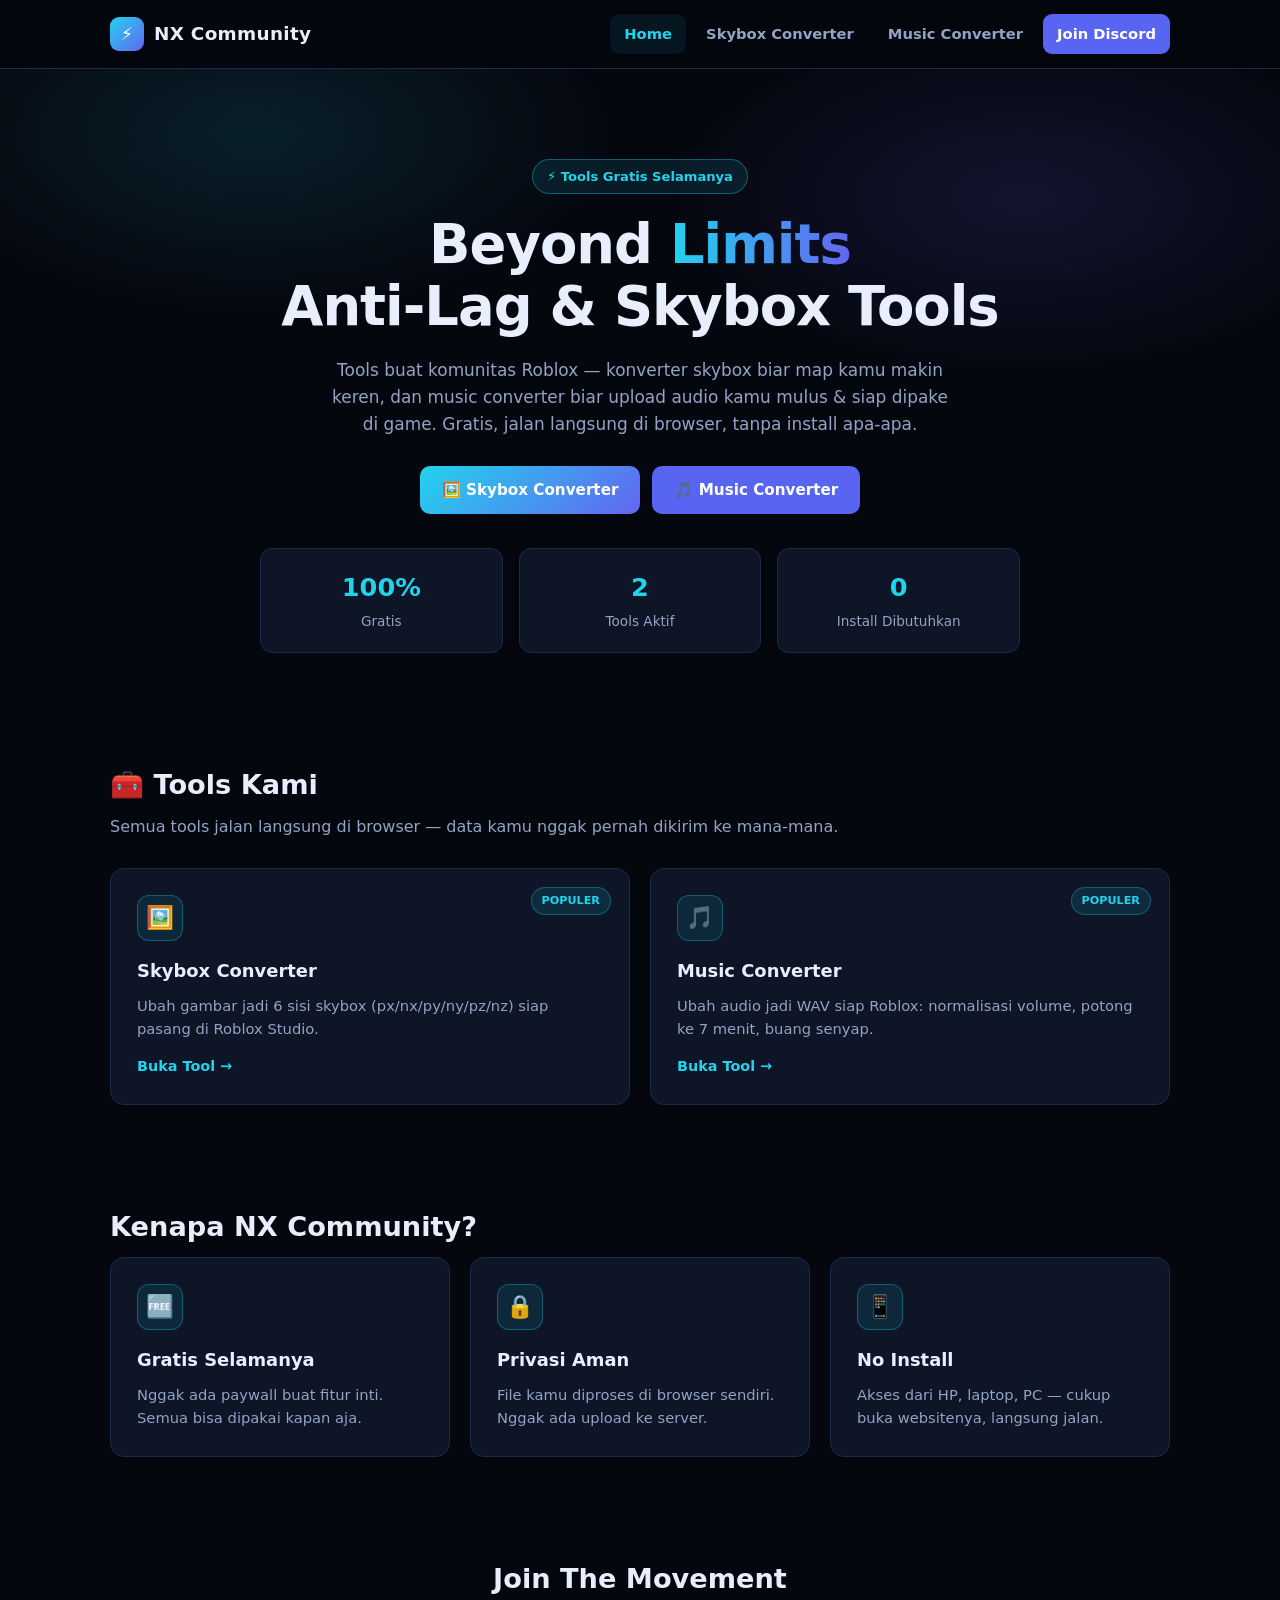
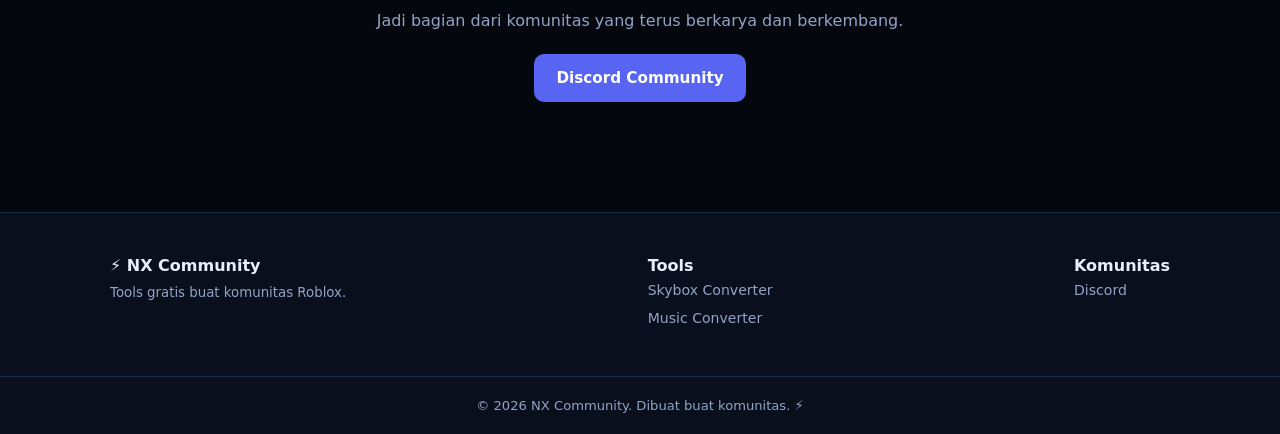
<file: index.html>
﻿<!DOCTYPE html>
<html lang="id">
<head>
  <meta charset="UTF-8">
  <meta name="viewport" content="width=device-width, initial-scale=1.0">
  <title>NX Community — Skybox Converter & Music Converter</title>
  <meta name="description" content="Tools gratis buat komunitas Roblox: Skybox Converter & Music Converter. Cepat, gratis, tanpa install.">
  <link rel="stylesheet" href="assets/css/style.css">
</head>
<body>

  <header>
    <nav class="nav">
      <a class="brand" href="/">
        <span class="logo">⚡</span> NX Community
      </a>
      <div class="nav-links">
        <a href="/" class="active">Home</a>
        <a href="tools/skybox.html">Skybox Converter</a>
        <a href="tools/music-converter.html">Music Converter</a>
        <a class="btn-discord" href="https://discord.gg/aydZjztEdy" target="_blank" rel="noopener">Join Discord</a>
      </div>
    </nav>
  </header>

  <main>
    <!-- Hero -->
    <div class="hero">
      <span class="badge">⚡ Tools Gratis Selamanya</span>
      <h1>Beyond <span class="grad">Limits</span><br>Anti-Lag & Skybox Tools</h1>
      <p>
        Tools buat komunitas Roblox — konverter skybox biar map kamu makin keren,
        dan music converter biar upload audio kamu mulus & siap dipake di game.
        Gratis, jalan langsung di browser, tanpa install apa-apa.
      </p>
      <div class="cta">
        <a class="btn btn-primary" href="tools/skybox.html">🖼️ Skybox Converter</a>
        <a class="btn btn-discord" href="tools/music-converter.html">🎵 Music Converter</a>
      </div>

      <div class="stats">
        <div class="stat"><b>100%</b><span>Gratis</span></div>
        <div class="stat"><b>2</b><span>Tools Aktif</span></div>
        <div class="stat"><b>0</b><span>Install Dibutuhkan</span></div>
      </div>
    </div>

    <!-- Tools -->
    <section>
      <h2 class="section-title">🧰 Tools Kami</h2>
      <p class="section-sub">Semua tools jalan langsung di browser — data kamu nggak pernah dikirim ke mana-mana.</p>

      <div class="grid grid-2">
        <div class="card">
          <span class="card-tag">POPULER</span>
          <div class="icon">🖼️</div>
          <h3>Skybox Converter</h3>
          <p>Ubah gambar jadi 6 sisi skybox (px/nx/py/ny/pz/nz) siap pasang di Roblox Studio.</p>
          <a class="link-arrow" href="tools/skybox.html">Buka Tool →</a>
        </div>

        <div class="card">
          <span class="card-tag">POPULER</span>
          <div class="icon">🎵</div>
          <h3>Music Converter</h3>
          <p>Ubah audio jadi WAV siap Roblox: normalisasi volume, potong ke 7 menit, buang senyap.</p>
          <a class="link-arrow" href="tools/music-converter.html">Buka Tool →</a>
        </div>
      </div>
    </section>

    <!-- Kenapa -->
    <section>
      <h2 class="section-title">Kenapa NX Community?</h2>
      <div class="grid grid-3">
        <div class="card">
          <div class="icon">🆓</div>
          <h3>Gratis Selamanya</h3>
          <p>Nggak ada paywall buat fitur inti. Semua bisa dipakai kapan aja.</p>
        </div>
        <div class="card">
          <div class="icon">🔒</div>
          <h3>Privasi Aman</h3>
          <p>File kamu diproses di browser sendiri. Nggak ada upload ke server.</p>
        </div>
        <div class="card">
          <div class="icon">📱</div>
          <h3>No Install</h3>
          <p>Akses dari HP, laptop, PC — cukup buka websitenya, langsung jalan.</p>
        </div>
      </div>
    </section>

    <!-- CTA -->
    <section style="text-align:center;">
      <h2 class="section-title">Join The Movement</h2>
      <p class="section-sub" style="margin-bottom:20px;">Jadi bagian dari komunitas yang terus berkarya dan berkembang.</p>
      <div class="cta" style="justify-content:center;">
        <a class="btn btn-discord" href="https://discord.gg/aydZjztEdy" target="_blank" rel="noopener">Discord Community</a>
      </div>
    </section>
  </main>

  <footer>
    <div class="footer-in">
      <div>
        <div class="f-brand">⚡ NX Community</div>
        <small>Tools gratis buat komunitas Roblox.</small>
      </div>
      <div class="footer-links">
        <strong style="color:var(--text);">Tools</strong>
        <a href="tools/skybox.html">Skybox Converter</a>
        <a href="tools/music-converter.html">Music Converter</a>
      </div>
      <div class="footer-links">
        <strong style="color:var(--text);">Komunitas</strong>
        <a href="https://discord.gg/aydZjztEdy" target="_blank" rel="noopener">Discord</a>
      </div>
    </div>
    <div class="footer-bottom">© 2026 NX Community. Dibuat buat komunitas. ⚡</div>
  </footer>

</body>
</html>
</file>
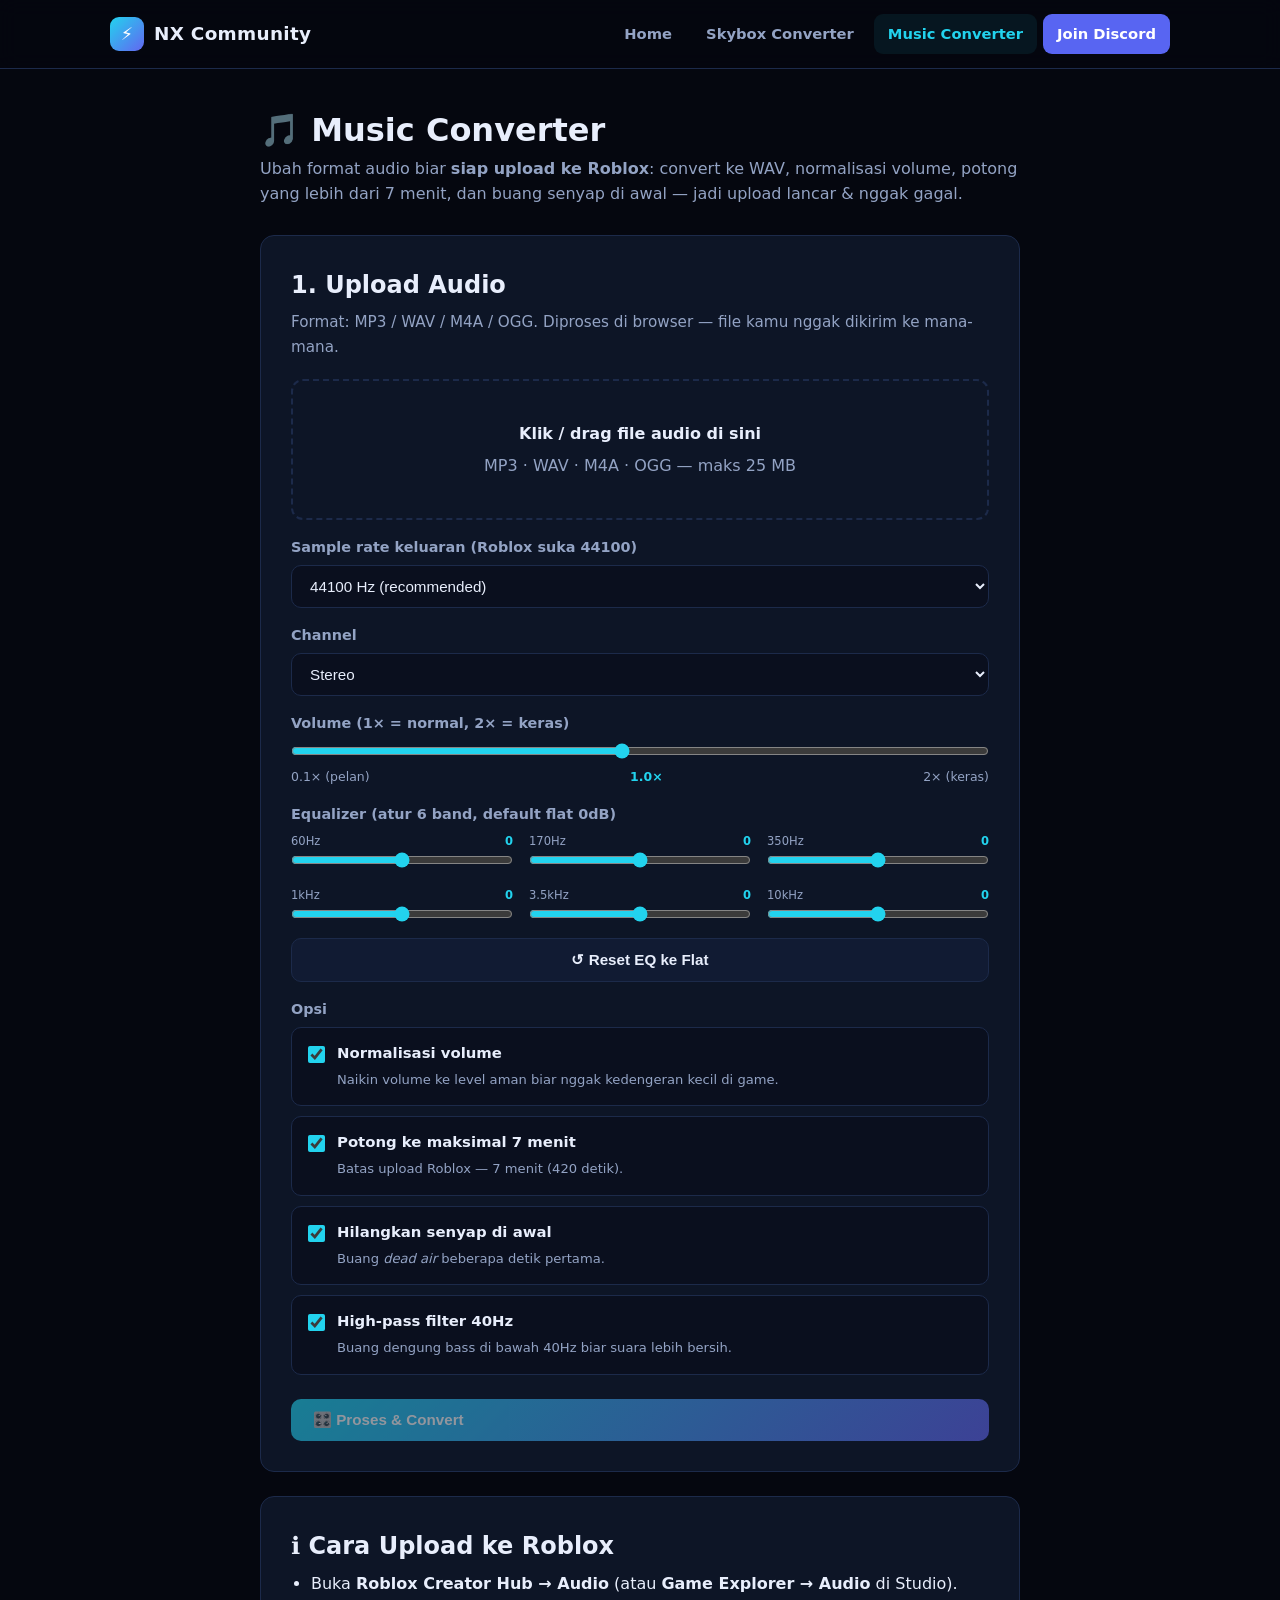
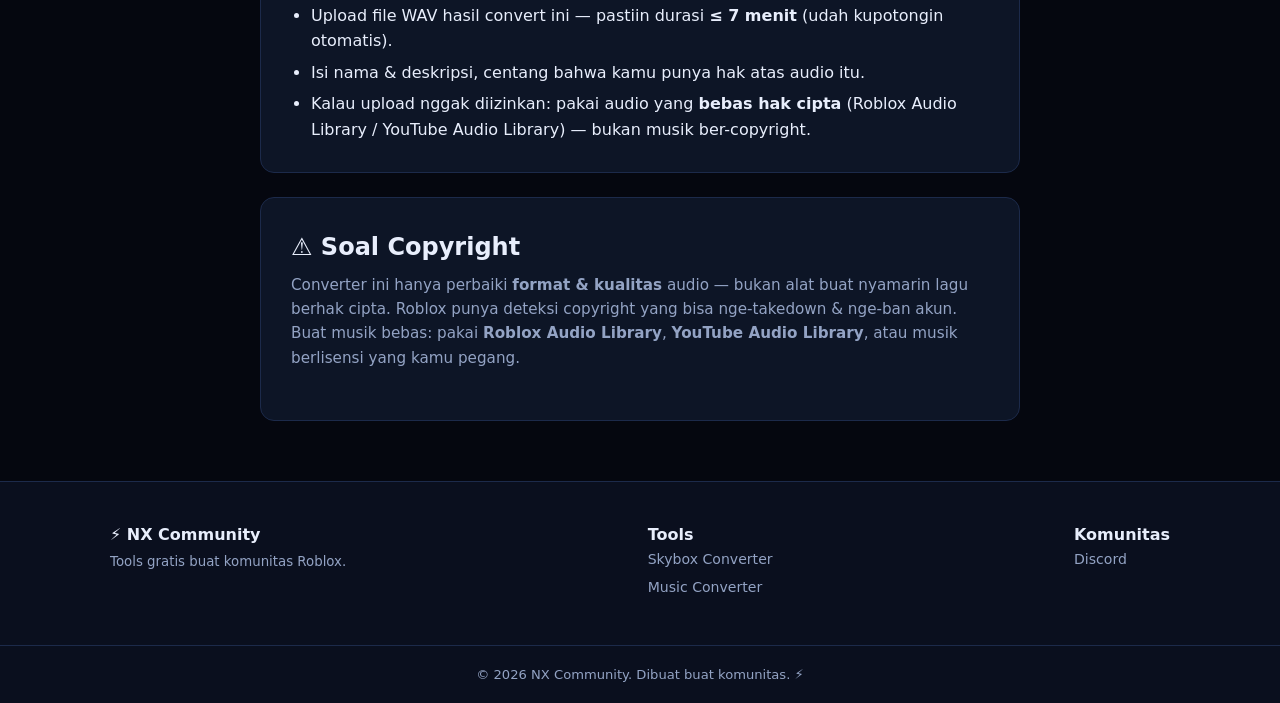
<file: tools/music-converter.html>
<!DOCTYPE html>
<html lang="id">
<head>
  <meta charset="UTF-8">
  <meta name="viewport" content="width=device-width, initial-scale=1.0">
  <title>Music Converter — NX Community</title>
  <link rel="stylesheet" href="../assets/css/style.css">
</head>
<body>

  <header>
    <nav class="nav">
      <a class="brand" href="../">
        <span class="logo">⚡</span> NX Community
      </a>
      <div class="nav-links">
        <a href="../">Home</a>
        <a href="../tools/skybox.html">Skybox Converter</a>
        <a href="../tools/music-converter.html" class="active">Music Converter</a>
        <a class="btn-discord" href="https://discord.gg/aydZjztEdy" target="_blank" rel="noopener">Join Discord</a>
      </div>
    </nav>
  </header>

  <main class="tool-wrap">
    <h1 style="margin-top:36px;">🎵 Music Converter</h1>
    <p class="section-sub">Ubah format audio biar <b>siap upload ke Roblox</b>: convert ke WAV, normalisasi volume, potong yang lebih dari 7 menit, dan buang senyap di awal — jadi upload lancar & nggak gagal.</p>

    <div class="tool-box">
      <h2>1. Upload Audio</h2>
      <p class="desc">Format: MP3 / WAV / M4A / OGG. Diproses di browser — file kamu nggak dikirim ke mana-mana.</p>

      <div class="dropzone" id="dropzone">
        <div><b>Klik / drag file audio di sini</b></div>
        <div style="margin-top:6px;">MP3 · WAV · M4A · OGG — maks 25 MB</div>
        <input type="file" id="fileInput" accept="audio/*" hidden>
      </div>

      <label class="field">Sample rate keluaran (Roblox suka 44100)</label>
      <select id="samplerate">
        <option value="22050">22050 Hz (kecil, kualitas ok)</option>
        <option value="44100" selected>44100 Hz (recommended)</option>
        <option value="48000">48000 Hz (HD)</option>
      </select>

      <label class="field">Channel</label>
      <select id="channels">
        <option value="1">Mono (paling umum buat musik game)</option>
        <option value="2" selected>Stereo</option>
      </select>

      <label class="field">Volume (1× = normal, 2× = keras)</label>
      <input type="range" id="volSlider" min="0.1" max="2" step="0.1" value="1" style="width:100%;accent-color:var(--accent);">
      <div style="display:flex;justify-content:space-between;font-size:0.78rem;color:var(--muted);">
        <span>0.1× (pelan)</span><b id="volLabel" style="color:var(--accent);">1.0×</b><span>2× (keras)</span>
      </div>

      <label class="field">Equalizer (atur 6 band, default flat 0dB)</label>
      <div style="display:grid;grid-template-columns:repeat(3,1fr);gap:10px 16px;">
        <div>
          <div style="display:flex;justify-content:space-between;font-size:0.72rem;color:var(--muted);">
            <span>60Hz</span><b id="eq0lb" style="color:var(--accent);">0</b>
          </div>
          <input type="range" class="eq" id="eq0" min="-12" max="12" step="1" value="0" style="width:100%;accent-color:var(--accent);">
        </div>
        <div>
          <div style="display:flex;justify-content:space-between;font-size:0.72rem;color:var(--muted);">
            <span>170Hz</span><b id="eq1lb" style="color:var(--accent);">0</b>
          </div>
          <input type="range" class="eq" id="eq1" min="-12" max="12" step="1" value="0" style="width:100%;accent-color:var(--accent);">
        </div>
        <div>
          <div style="display:flex;justify-content:space-between;font-size:0.72rem;color:var(--muted);">
            <span>350Hz</span><b id="eq2lb" style="color:var(--accent);">0</b>
          </div>
          <input type="range" class="eq" id="eq2" min="-12" max="12" step="1" value="0" style="width:100%;accent-color:var(--accent);">
        </div>
        <div>
          <div style="display:flex;justify-content:space-between;font-size:0.72rem;color:var(--muted);">
            <span>1kHz</span><b id="eq3lb" style="color:var(--accent);">0</b>
          </div>
          <input type="range" class="eq" id="eq3" min="-12" max="12" step="1" value="0" style="width:100%;accent-color:var(--accent);">
        </div>
        <div>
          <div style="display:flex;justify-content:space-between;font-size:0.72rem;color:var(--muted);">
            <span>3.5kHz</span><b id="eq4lb" style="color:var(--accent);">0</b>
          </div>
          <input type="range" class="eq" id="eq4" min="-12" max="12" step="1" value="0" style="width:100%;accent-color:var(--accent);">
        </div>
        <div>
          <div style="display:flex;justify-content:space-between;font-size:0.72rem;color:var(--muted);">
            <span>10kHz</span><b id="eq5lb" style="color:var(--accent);">0</b>
          </div>
          <input type="range" class="eq" id="eq5" min="-12" max="12" step="1" value="0" style="width:100%;accent-color:var(--accent);">
        </div>
      </div>
      <button class="btn btn-ghost" id="eqReset" style="width:100%;margin-top:8px;justify-content:center;">↺ Reset EQ ke Flat</button>

      <label class="field">Opsi</label>
      <ul class="checklist" style="margin-bottom:8px;">
        <li><input type="checkbox" id="optNormalize" checked><div><b>Normalisasi volume</b><small>Naikin volume ke level aman biar nggak kedengeran kecil di game.</small></div></li>
        <li><input type="checkbox" id="optTrim" checked><div><b>Potong ke maksimal 7 menit</b><small>Batas upload Roblox — 7 menit (420 detik).</small></div></li>
        <li><input type="checkbox" id="optSilence" checked><div><b>Hilangkan senyap di awal</b><small>Buang <i>dead air</i> beberapa detik pertama.</small></div></li>
        <li><input type="checkbox" id="optHighpass" checked><div><b>High-pass filter 40Hz</b><small>Buang dengung bass di bawah 40Hz biar suara lebih bersih.</small></div></li>
      </ul>

      <button class="btn btn-primary" id="convertBtn" style="width:100%;margin-top:16px;" disabled>🎛️ Proses & Convert</button>

      <div class="progress" id="progress" hidden>
        <div class="bar" id="progressBar"></div>
      </div>
      <div class="progress-label" id="progressLabel" hidden></div>

      <div class="result" id="result" hidden>
        <h3 style="margin-bottom:8px;">✅ Udah siap!</h3>
        <p style="color:var(--muted);font-size:0.9rem;" id="resultInfo"></p>
        <div style="margin:14px 0;">
          <div style="font-size:0.82rem;color:var(--muted);margin-bottom:6px;">👂 Preview dulu:</div>
          <audio id="previewAudio" controls style="width:100%;"></audio>
        </div>
        <div id="passCheck" style="margin-bottom:14px;"></div>
        <div style="display:flex;gap:12px;margin-top:14px;flex-wrap:wrap;">
          <button class="btn btn-primary" id="downloadBtn">⬇ Download WAV</button>
          <label class="btn btn-ghost" style="cursor:pointer;" for="fileInput">🔄 Convert lagu lain</label>
        </div>
      </div>
    </div>

    <div class="tool-box">
      <h2>ℹ️ Cara Upload ke Roblox</h2>
      <ul style="padding-left:20px;">
        <li style="margin-bottom:6px;">Buka <b>Roblox Creator Hub → Audio</b> (atau <b>Game Explorer → Audio</b> di Studio).</li>
        <li style="margin-bottom:6px;">Upload file WAV hasil convert ini — pastiin durasi <b>≤ 7 menit</b> (udah kupotongin otomatis).</li>
        <li style="margin-bottom:6px;">Isi nama & deskripsi, centang bahwa kamu punya hak atas audio itu.</li>
        <li>Kalau upload nggak diizinkan: pakai audio yang <b>bebas hak cipta</b> (Roblox Audio Library / YouTube Audio Library) — bukan musik ber-copyright.</li>
      </ul>
    </div>

    <div class="tool-box">
      <h2>⚠️ Soal Copyright</h2>
      <p class="desc">
        Converter ini hanya perbaiki <b>format & kualitas</b> audio — bukan alat buat nyamarin lagu berhak cipta.
        Roblox punya deteksi copyright yang bisa nge-takedown & nge-ban akun. Buat musik bebas: pakai
        <b>Roblox Audio Library</b>, <b>YouTube Audio Library</b>, atau musik berlisensi yang kamu pegang.
      </p>
    </div>
  </main>

  <footer>
    <div class="footer-in">
      <div>
        <div class="f-brand">⚡ NX Community</div>
        <small>Tools gratis buat komunitas Roblox.</small>
      </div>
      <div class="footer-links">
        <strong style="color:var(--text);">Tools</strong>
        <a href="../tools/skybox.html">Skybox Converter</a>
        <a href="../tools/music-converter.html">Music Converter</a>
      </div>
      <div class="footer-links">
        <strong style="color:var(--text);">Komunitas</strong>
        <a href="https://discord.gg/aydZjztEdy" target="_blank" rel="noopener">Discord</a>
      </div>
    </div>
    <div class="footer-bottom">© 2026 NX Community. Dibuat buat komunitas. ⚡</div>
  </footer>

  <script src="../assets/js/music-converter.js"></script>
</body>
</html>
</file>
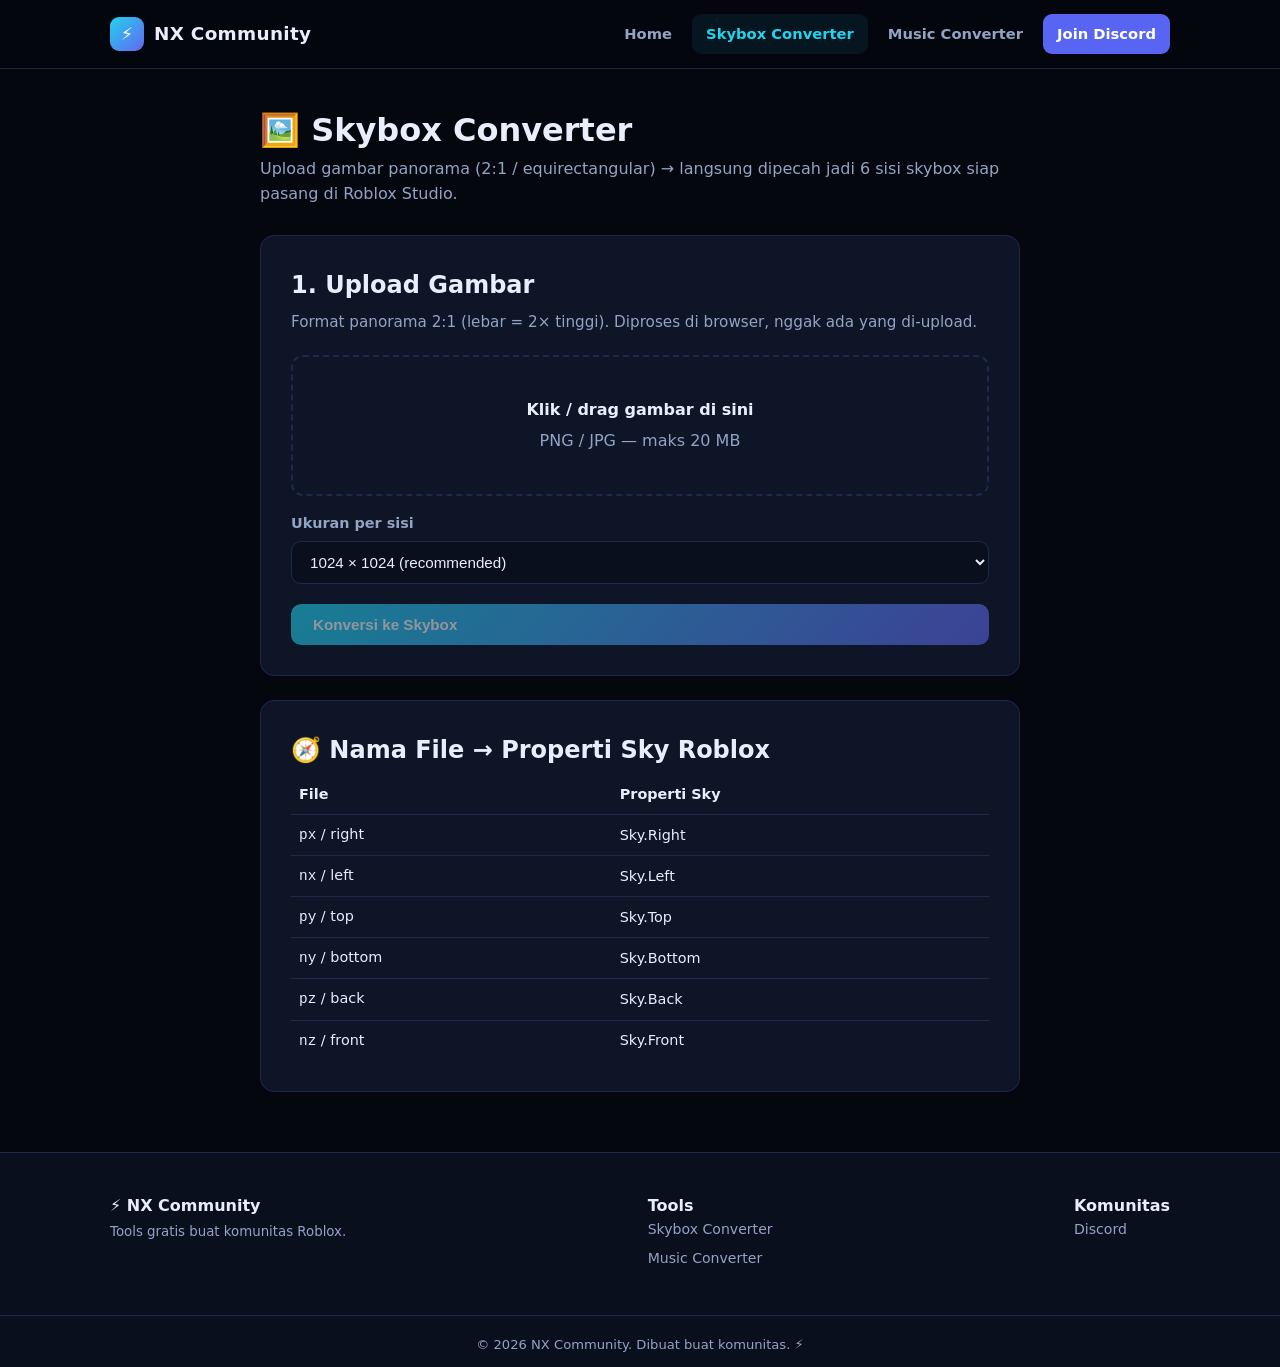
<file: tools/skybox.html>
﻿<!DOCTYPE html>
<html lang="id">
<head>
  <meta charset="UTF-8">
  <meta name="viewport" content="width=device-width, initial-scale=1.0">
  <title>Skybox Converter — NX Community</title>
  <link rel="stylesheet" href="../assets/css/style.css">
</head>
<body>

  <header>
    <nav class="nav">
      <a class="brand" href="../">
        <span class="logo">⚡</span> NX Community
      </a>
      <div class="nav-links">
        <a href="../">Home</a>
        <a href="../tools/skybox.html" class="active">Skybox Converter</a>
        <a href="../tools/music-converter.html">Music Converter</a>
        <a class="btn-discord" href="https://discord.gg/aydZjztEdy" target="_blank" rel="noopener">Join Discord</a>
      </div>
    </nav>
  </header>

  <main class="tool-wrap">
    <h1 style="margin-top:36px;">🖼️ Skybox Converter</h1>
    <p class="section-sub">Upload gambar panorama (2:1 / equirectangular) → langsung dipecah jadi 6 sisi skybox siap pasang di Roblox Studio.</p>

    <div class="tool-box">
      <h2>1. Upload Gambar</h2>
      <p class="desc">Format panorama 2:1 (lebar = 2× tinggi). Diproses di browser, nggak ada yang di-upload.</p>

      <div class="dropzone" id="dropzone">
        <div><b>Klik / drag gambar di sini</b></div>
        <div style="margin-top:6px;">PNG / JPG — maks 20 MB</div>
        <input type="file" id="fileInput" accept="image/*" hidden>
      </div>

      <label class="field">Ukuran per sisi</label>
      <select id="size">
        <option value="512">512 × 512 (hemat)</option>
        <option value="1024" selected>1024 × 1024 (recommended)</option>
        <option value="2048">2048 × 2048 (HD)</option>
      </select>

      <button class="btn btn-primary" id="convertBtn" style="width:100%;margin-top:20px;" disabled>Konversi ke Skybox</button>

      <div class="preview" id="preview" hidden>
        <img id="previewImg" alt="preview">
      </div>

      <div class="progress" id="progress" hidden>
        <div class="bar" id="progressBar"></div>
      </div>
      <div class="progress-label" id="progressLabel" hidden></div>

      <div class="result" id="result" hidden>
        <h3 style="margin-bottom:12px;">✅ Siap Download — 6 sisi</h3>
        <p style="color:var(--muted);font-size:0.88rem;margin-bottom:14px;">
          Pasang di Roblox Studio: pilih part → tambah <b>Sky</b> → isi properti Front/Back/Left/Right sesuai label di bawah.
        </p>
        <div class="face-grid" id="faceGrid"></div>
      </div>
    </div>

    <div class="tool-box">
      <h2>🧭 Nama File → Properti Sky Roblox</h2>
      <table style="width:100%;border-collapse:collapse;font-size:0.9rem;">
        <tr style="border-bottom:1px solid var(--border);">
          <th style="text-align:left;padding:8px;">File</th>
          <th style="text-align:left;padding:8px;">Properti Sky</th>
        </tr>
        <tr style="border-bottom:1px solid var(--border);">
          <td style="padding:8px;"><code>px</code> / right</td><td style="padding:8px;">Sky.Right</td>
        </tr>
        <tr style="border-bottom:1px solid var(--border);">
          <td style="padding:8px;"><code>nx</code> / left</td><td style="padding:8px;">Sky.Left</td>
        </tr>
        <tr style="border-bottom:1px solid var(--border);">
          <td style="padding:8px;"><code>py</code> / top</td><td style="padding:8px;">Sky.Top</td>
        </tr>
        <tr style="border-bottom:1px solid var(--border);">
          <td style="padding:8px;"><code>ny</code> / bottom</td><td style="padding:8px;">Sky.Bottom</td>
        </tr>
        <tr style="border-bottom:1px solid var(--border);">
          <td style="padding:8px;"><code>pz</code> / back</td><td style="padding:8px;">Sky.Back</td>
        </tr>
        <tr>
          <td style="padding:8px;"><code>nz</code> / front</td><td style="padding:8px;">Sky.Front</td>
        </tr>
      </table>
    </div>
  </main>

  <footer>
    <div class="footer-in">
      <div>
        <div class="f-brand">⚡ NX Community</div>
        <small>Tools gratis buat komunitas Roblox.</small>
      </div>
      <div class="footer-links">
        <strong style="color:var(--text);">Tools</strong>
        <a href="../tools/skybox.html">Skybox Converter</a>
        <a href="../tools/music-converter.html">Music Converter</a>
      </div>
      <div class="footer-links">
        <strong style="color:var(--text);">Komunitas</strong>
        <a href="https://discord.gg/aydZjztEdy" target="_blank" rel="noopener">Discord</a>
      </div>
    </div>
    <div class="footer-bottom">© 2026 NX Community. Dibuat buat komunitas. ⚡</div>
  </footer>

  <script src="../assets/js/skybox.js"></script>
</body>
</html>
</file>
<file: assets/css/style.css>
/* ── NX Community Tools — dark theme ────────────────────────────── */
* { margin: 0; padding: 0; box-sizing: border-box; }

:root {
  --bg: #05070f;
  --bg2: #0a0f1e;
  --card: #0d1526;
  --card2: #111b33;
  --border: #1c2a4a;
  --text: #e8eefc;
  --muted: #93a3c4;
  --accent: #22d3ee;
  --accent2: #6366f1;
  --good: #34d399;
  --warn: #fbbf24;
  --bad: #f87171;
  --radius: 14px;
  --shadow: 0 10px 30px rgba(0, 0, 0, 0.45);
}

html { scroll-behavior: smooth; }

body {
  background: var(--bg);
  color: var(--text);
  font-family: "Segoe UI", system-ui, -apple-system, Roboto, sans-serif;
  line-height: 1.6;
  min-height: 100vh;
}

a { color: var(--accent); text-decoration: none; }
a:hover { text-decoration: underline; }

/* ── Header ─────────────────────────────────────────────────────── */
header {
  position: sticky; top: 0; z-index: 50;
  background: rgba(5, 7, 15, 0.85);
  backdrop-filter: blur(10px);
  border-bottom: 1px solid var(--border);
}
.nav {
  max-width: 1100px; margin: 0 auto; padding: 14px 20px;
  display: flex; align-items: center; gap: 24px;
}
.brand {
  display: flex; align-items: center; gap: 10px;
  font-weight: 800; font-size: 1.15rem; color: var(--text); letter-spacing: 0.3px;
}
.brand:hover { text-decoration: none; }
.brand .logo {
  width: 34px; height: 34px; border-radius: 9px;
  background: linear-gradient(135deg, var(--accent), var(--accent2));
  display: grid; place-items: center; font-size: 1.1rem; color: #fff;
}
.nav-links { display: flex; gap: 6px; margin-left: auto; flex-wrap: wrap; }
.nav-links a {
  color: var(--muted); font-weight: 600; font-size: 0.92rem;
  padding: 8px 14px; border-radius: 9px; transition: 0.15s;
}
.nav-links a:hover { color: var(--text); background: var(--card2); text-decoration: none; }
.nav-links a.active { color: var(--accent); background: rgba(34, 211, 238, 0.08); }
.nav-links .btn-discord {
  background: #5865f2; color: #fff; border-radius: 9px;
}
.nav-links .btn-discord:hover { background: #6b76f5; color: #fff; }

/* ── Hero ───────────────────────────────────────────────────────── */
.hero {
  text-align: center; padding: 90px 20px 60px; position: relative; overflow: hidden;
}
.hero::before {
  content: ""; position: absolute; inset: 0; z-index: -1;
  background:
    radial-gradient(600px 300px at 20% 10%, rgba(34, 211, 238, 0.12), transparent 60%),
    radial-gradient(600px 300px at 80% 20%, rgba(99, 102, 241, 0.14), transparent 60%);
}
.hero .badge {
  display: inline-block; padding: 6px 14px; border-radius: 999px;
  background: rgba(34, 211, 238, 0.1); border: 1px solid rgba(34, 211, 238, 0.35);
  color: var(--accent); font-size: 0.82rem; font-weight: 700; margin-bottom: 20px;
}
.hero h1 {
  font-size: clamp(2rem, 5vw, 3.4rem);
  font-weight: 900; letter-spacing: -1px; line-height: 1.15;
}
.hero h1 .grad {
  background: linear-gradient(90deg, var(--accent), var(--accent2));
  -webkit-background-clip: text; background-clip: text; color: transparent;
}
.hero p {
  max-width: 620px; margin: 18px auto 28px; color: var(--muted); font-size: 1.06rem;
}
.hero .cta { display: flex; gap: 12px; justify-content: center; flex-wrap: wrap; }

/* ── Buttons ────────────────────────────────────────────────────── */
.btn {
  display: inline-flex; align-items: center; gap: 8px;
  padding: 12px 22px; border-radius: 10px; border: none;
  font-weight: 700; font-size: 0.95rem; cursor: pointer; transition: 0.15s;
}
.btn-primary {
  background: linear-gradient(135deg, var(--accent), var(--accent2)); color: #fff;
}
.btn-primary:hover { filter: brightness(1.1); text-decoration: none; }
.btn-ghost {
  background: var(--card2); color: var(--text); border: 1px solid var(--border);
}
.btn-ghost:hover { border-color: var(--accent); text-decoration: none; }
.btn-discord { background: #5865f2; color: #fff; }
.btn-discord:hover { background: #6b76f5; text-decoration: none; }
.btn:disabled { opacity: 0.55; cursor: not-allowed; }

/* ── Section umum ───────────────────────────────────────────────── */
section { max-width: 1100px; margin: 0 auto; padding: 50px 20px; }
.section-title { font-size: 1.7rem; font-weight: 800; margin-bottom: 8px; }
.section-sub { color: var(--muted); margin-bottom: 28px; }

/* ── Cards grid ─────────────────────────────────────────────────── */
.grid { display: grid; gap: 20px; }
.grid-2 { grid-template-columns: repeat(auto-fit, minmax(300px, 1fr)); }
.grid-3 { grid-template-columns: repeat(auto-fit, minmax(260px, 1fr)); }

.card {
  background: var(--card); border: 1px solid var(--border);
  border-radius: var(--radius); padding: 26px; transition: 0.2s; position: relative;
}
.card:hover { transform: translateY(-3px); border-color: rgba(34, 211, 238, 0.45); box-shadow: var(--shadow); }
.card .icon {
  width: 46px; height: 46px; border-radius: 12px; display: grid; place-items: center;
  font-size: 1.4rem; margin-bottom: 16px;
  background: rgba(34, 211, 238, 0.1); border: 1px solid rgba(34, 211, 238, 0.3);
}
.card h3 { font-size: 1.12rem; margin-bottom: 8px; }
.card p { color: var(--muted); font-size: 0.92rem; }
.card .card-tag {
  position: absolute; top: 18px; right: 18px;
  font-size: 0.7rem; font-weight: 800; color: var(--accent);
  background: rgba(34, 211, 238, 0.12); padding: 4px 10px; border-radius: 999px;
  border: 1px solid rgba(34, 211, 238, 0.3);
}
.card .link-arrow { display: inline-block; margin-top: 14px; font-weight: 700; font-size: 0.9rem; }

/* ── Stats ──────────────────────────────────────────────────────── */
.stats {
  display: grid; grid-template-columns: repeat(auto-fit, minmax(160px, 1fr));
  gap: 16px; margin-top: 34px; max-width: 760px; margin-left: auto; margin-right: auto;
}
.stat {
  background: var(--card); border: 1px solid var(--border); border-radius: 12px; padding: 18px;
}
.stat b { display: block; font-size: 1.6rem; color: var(--accent); }
.stat span { color: var(--muted); font-size: 0.85rem; }

/* ── Tool box (halaman tools) ───────────────────────────────────── */
.tool-wrap { max-width: 760px; margin: 0 auto; }
.tool-box {
  background: var(--card); border: 1px solid var(--border);
  border-radius: var(--radius); padding: 30px; margin-bottom: 24px;
}
.tool-box h2 { margin-bottom: 6px; }
.tool-box .desc { color: var(--muted); margin-bottom: 20px; font-size: 0.95rem; }

.dropzone {
  border: 2px dashed var(--border); border-radius: 12px; padding: 40px 20px;
  text-align: center; cursor: pointer; transition: 0.2s; color: var(--muted);
}
.dropzone:hover, .dropzone.dragover { border-color: var(--accent); background: rgba(34, 211, 238, 0.05); }
.dropzone b { color: var(--text); }

label.field { display: block; margin: 16px 0 6px; font-weight: 600; font-size: 0.9rem; color: var(--muted); }
select, input[type="number"] {
  width: 100%; padding: 11px 14px; border-radius: 10px; font-size: 0.95rem;
  background: var(--bg2); color: var(--text); border: 1px solid var(--border);
}
select:focus, input[type="number"]:focus { outline: none; border-color: var(--accent); }

.preview { margin-top: 18px; }
.preview img {
  max-width: 100%; max-height: 240px; border-radius: 10px;
  border: 1px solid var(--border); display: block; margin: 0 auto;
}

.progress {
  height: 8px; background: var(--bg2); border-radius: 999px; overflow: hidden; margin-top: 18px;
}
.progress .bar {
  height: 100%; width: 0%; background: linear-gradient(90deg, var(--accent), var(--accent2));
  transition: width 0.2s; border-radius: 999px;
}
.progress-label { font-size: 0.82rem; color: var(--muted); margin-top: 8px; text-align: center; }

.result { margin-top: 20px; }
.result .face-grid {
  display: grid; grid-template-columns: repeat(auto-fit, minmax(110px, 1fr)); gap: 12px;
}
.face-item {
  background: var(--bg2); border: 1px solid var(--border); border-radius: 10px; padding: 10px; text-align: center;
}
.face-item canvas, .face-item img {
  width: 100%; border-radius: 6px; border: 1px solid var(--border);
}
.face-item .fname { font-size: 0.72rem; color: var(--muted); margin: 8px 0; text-transform: uppercase; letter-spacing: 1px; }
.face-item .btn { width: 100%; padding: 8px; font-size: 0.8rem; justify-content: center; }

/* ── Checklist / form (bypass lag) ──────────────────────────────── */
.checklist { list-style: none; display: grid; gap: 10px; }
.checklist li {
  display: flex; align-items: flex-start; gap: 12px;
  background: var(--bg2); border: 1px solid var(--border); border-radius: 10px; padding: 14px 16px;
}
.checklist input[type="checkbox"] { margin-top: 4px; accent-color: var(--accent); width: 17px; height: 17px; flex-shrink: 0; }
.checklist b { display: block; font-size: 0.93rem; }
.checklist small { color: var(--muted); font-size: 0.82rem; }

.recommend {
  background: var(--card2); border: 1px solid rgba(34, 211, 238, 0.35);
  border-radius: 12px; padding: 22px; margin-top: 22px;
}
.recommend h3 { color: var(--accent); margin-bottom: 10px; }
.recommend ul { padding-left: 20px; color: var(--text); }
.recommend ul li { margin-bottom: 6px; }
.recommend .score { font-size: 2.2rem; font-weight: 900; color: var(--good); }

.tag { display: inline-block; padding: 3px 10px; border-radius: 999px; font-size: 0.75rem; font-weight: 700; }
.tag-g { background: rgba(52, 211, 153, 0.12); color: var(--good); }
.tag-y { background: rgba(251, 191, 36, 0.12); color: var(--warn); }
.tag-r { background: rgba(248, 113, 113, 0.12); color: var(--bad); }

/* ── Footer ─────────────────────────────────────────────────────── */
footer {
  border-top: 1px solid var(--border); margin-top: 60px;
  background: var(--bg2);
}
.footer-in {
  max-width: 1100px; margin: 0 auto; padding: 40px 20px;
  display: flex; justify-content: space-between; gap: 20px; flex-wrap: wrap;
}
footer .f-brand { font-weight: 800; }
footer small { color: var(--muted); }
.footer-links a { display: block; color: var(--muted); font-size: 0.88rem; margin-bottom: 6px; }
.footer-links a:hover { color: var(--accent); }
.footer-bottom { text-align: center; padding: 18px; color: var(--muted); font-size: 0.82rem; border-top: 1px solid var(--border); }

/* ── Responsive ─────────────────────────────────────────────────── */
@media (max-width: 640px) {
  .nav { flex-wrap: wrap; gap: 10px; }
  .nav-links { margin-left: 0; }
  .hero { padding: 60px 16px 40px; }
  .tool-box { padding: 20px; }
}
</file>
